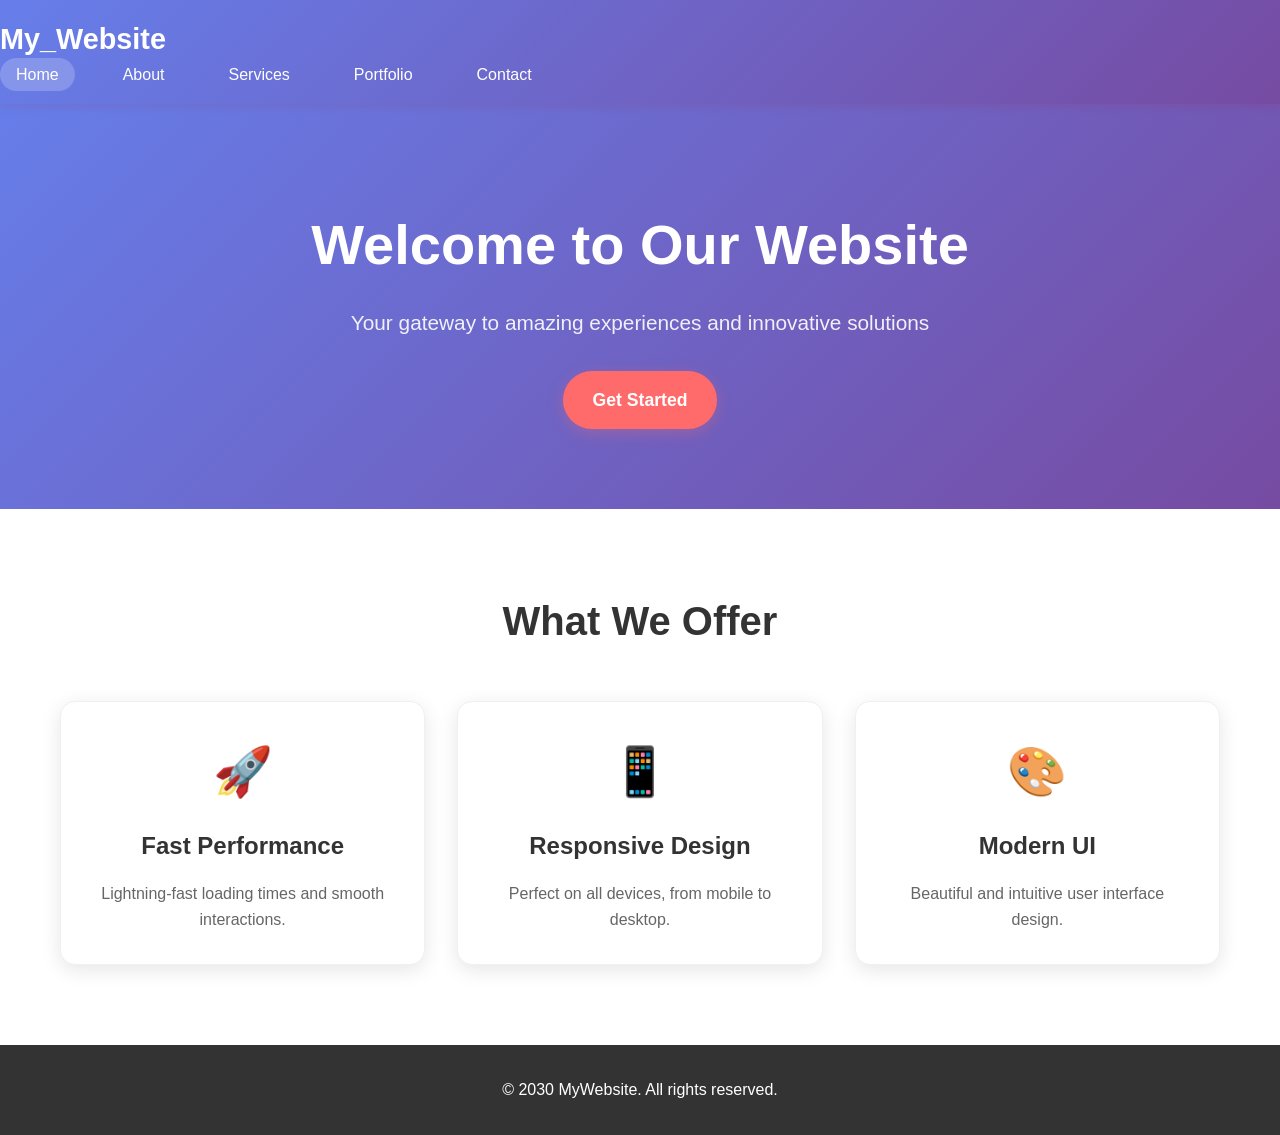
<file: index.html>
<!DOCTYPE html>
<html lang="en">
  <head>
    <meta charset="UTF-8" />
    <meta name="viewport" content="width=device-width, initial-scale=1.0" />
    <title>Welcome - My Website</title>
    <link rel="stylesheet" href="styles.css" />
  </head>
  <body>
    <header>
      <nav class="navbar">
        <div class="nav-brand">
          <h1>My_Website</h1>
        </div>
        <ul class="nav-menu">
          <li class="nav-item">
            <a href="index.html" class="nav-link active">Home</a>
          </li>
          <li class="nav-item">
            <a href="about.html" class="nav-link">About</a>
          </li>
          <li class="nav-item">
            <a href="services.html" class="nav-link">Services</a>
          </li>
          <li class="nav-item">
            <a href="portfolio.html" class="nav-link">Portfolio</a>
          </li>
          <li class="nav-item">
            <a href="contact.html" class="nav-link">Contact</a>
          </li>
        </ul>
        <div class="hamburger">
          <span class="bar"></span>
          <span class="bar"></span>
          <span class="bar"></span>
        </div>
      </nav>
    </header>

    <main>
      <section class="hero">
        <div class="hero-content">
          <h1>Welcome to Our Website</h1>
          <p>Your gateway to amazing experiences and innovative solutions</p>
          <a href="services.html" class="cta-button">Get Started</a>
        </div>
      </section>

      <section class="features">
        <div class="container">
          <h2>What We Offer</h2>
          <div class="features-grid">
            <div class="feature-card">
              <div class="feature-icon">🚀</div>
              <h3>Fast Performance</h3>
              <p>Lightning-fast loading times and smooth interactions.</p>
            </div>
            <div class="feature-card">
              <div class="feature-icon">📱</div>
              <h3>Responsive Design</h3>
              <p>Perfect on all devices, from mobile to desktop.</p>
            </div>
            <div class="feature-card">
              <div class="feature-icon">🎨</div>
              <h3>Modern UI</h3>
              <p>Beautiful and intuitive user interface design.</p>
            </div>
          </div>
        </div>
      </section>
    </main>

    <footer>
      <div class="container">
        <p>&copy; 2030 MyWebsite. All rights reserved.</p>
      </div>
    </footer>

    <script src="script.js"></script>
  </body>
</html>
</file>
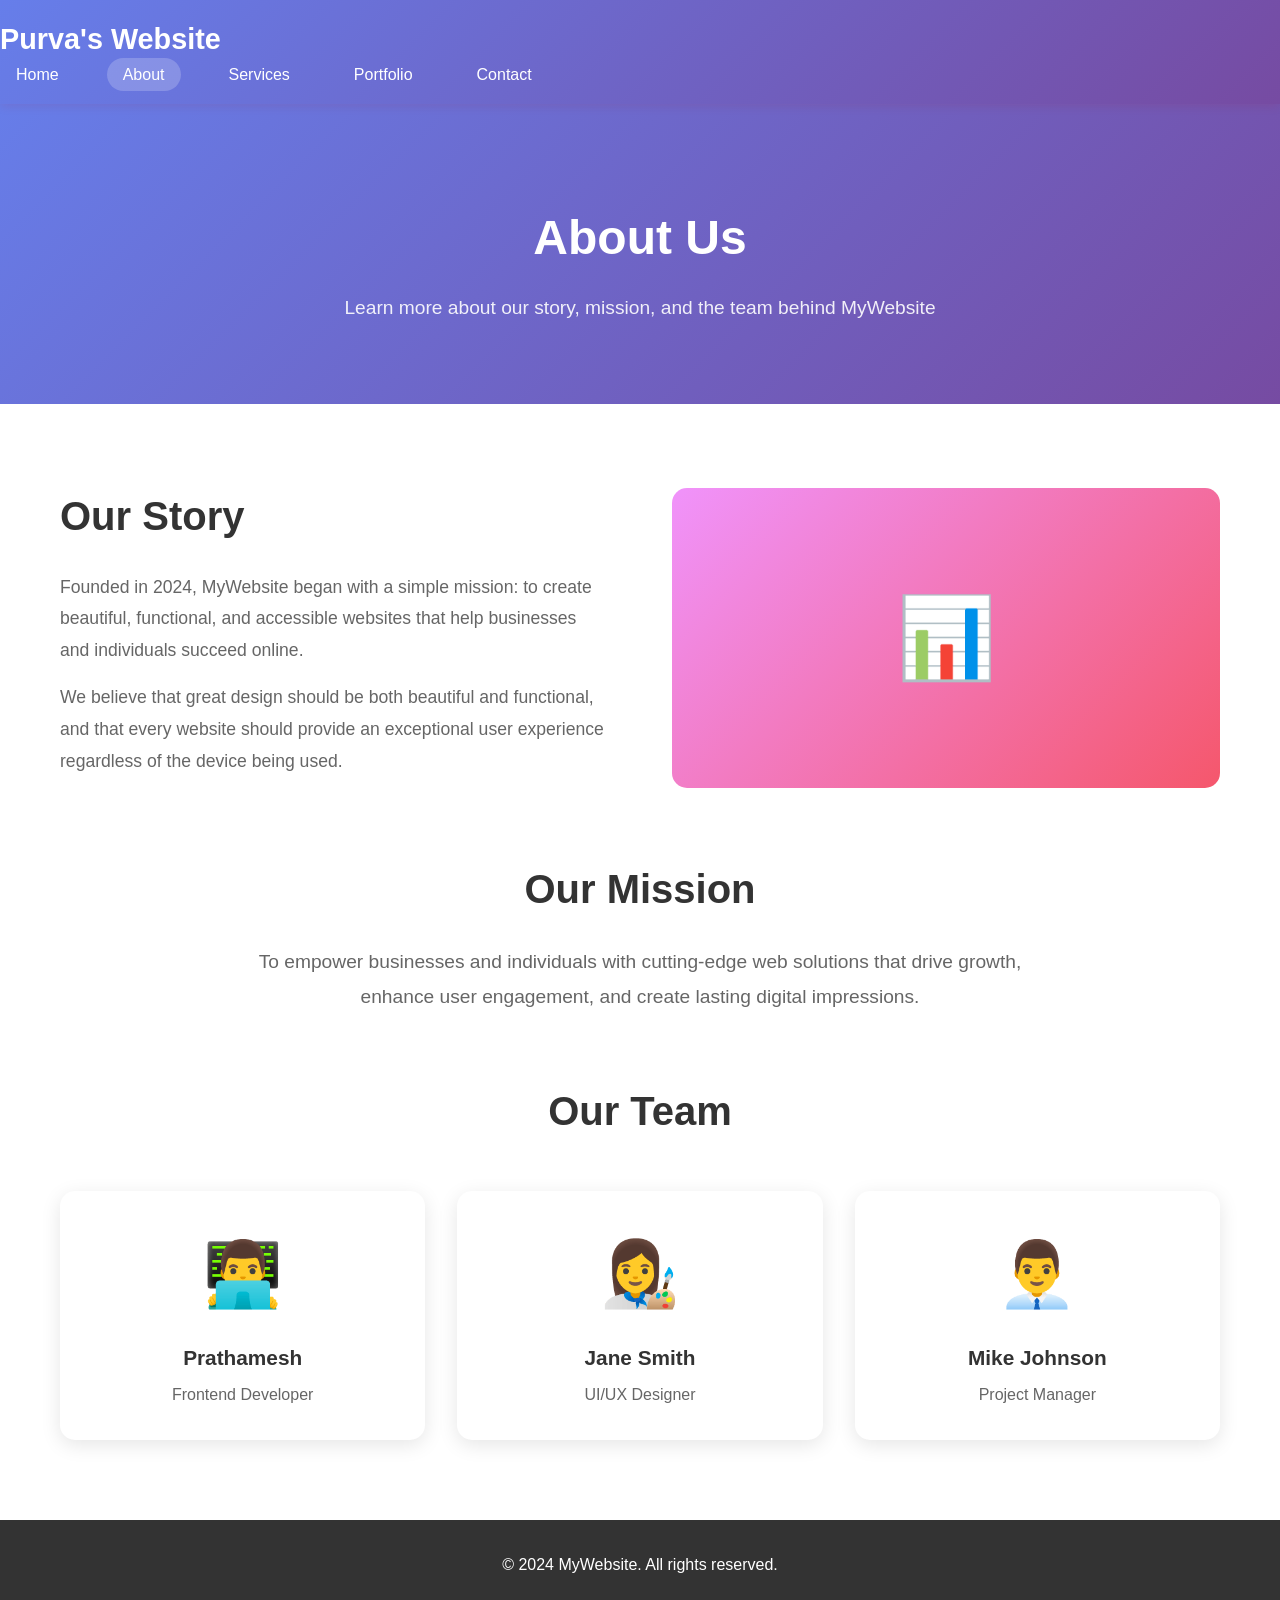
<file: about.html>
<!DOCTYPE html>
<html lang="en">
  <head>
    <meta charset="UTF-8" />
    <meta name="viewport" content="width=device-width, initial-scale=1.0" />
    <title>About Us -Purva's Website</title>
    <link rel="stylesheet" href="styles.css" />
  </head>
  <body>
    <header>
      <nav class="navbar">
        <div class="nav-brand">
          <h1>Purva's Website</h1>
        </div>
        <ul class="nav-menu">
          <li class="nav-item">
            <a href="index.html" class="nav-link">Home</a>
          </li>
          <li class="nav-item">
            <a href="about.html" class="nav-link active">About</a>
          </li>
          <li class="nav-item">
            <a href="services.html" class="nav-link">Services</a>
          </li>
          <li class="nav-item">
            <a href="portfolio.html" class="nav-link">Portfolio</a>
          </li>
          <li class="nav-item">
            <a href="contact.html" class="nav-link">Contact</a>
          </li>
        </ul>
        <div class="hamburger">
          <span class="bar"></span>
          <span class="bar"></span>
          <span class="bar"></span>
        </div>
      </nav>
    </header>

    <main>
      <section class="page-header">
        <div class="container">
          <h1>About Us</h1>
          <p>
            Learn more about our story, mission, and the team behind MyWebsite
          </p>
        </div>
      </section>

      <section class="about-content">
        <div class="container">
          <div class="about-grid">
            <div class="about-text">
              <h2>Our Story</h2>
              <p>
                Founded in 2024, MyWebsite began with a simple mission: to
                create beautiful, functional, and accessible websites that help
                businesses and individuals succeed online.
              </p>
              <p>
                We believe that great design should be both beautiful and
                functional, and that every website should provide an exceptional
                user experience regardless of the device being used.
              </p>
            </div>
            <div class="about-image">
              <div class="image-placeholder">
                <span>📊</span>
              </div>
            </div>
          </div>

          <div class="mission-section">
            <h2>Our Mission</h2>
            <p>
              To empower businesses and individuals with cutting-edge web
              solutions that drive growth, enhance user engagement, and create
              lasting digital impressions.
            </p>
          </div>

          <div class="team-section">
            <h2>Our Team</h2>
            <div class="team-grid">
              <div class="team-member">
                <div class="member-avatar">👨‍💻</div>
                <h3>Prathamesh</h3>
                <p>Frontend Developer</p>
              </div>
              <div class="team-member">
                <div class="member-avatar">👩‍🎨</div>
                <h3>Jane Smith</h3>
                <p>UI/UX Designer</p>
              </div>
              <div class="team-member">
                <div class="member-avatar">👨‍💼</div>
                <h3>Mike Johnson</h3>
                <p>Project Manager</p>
              </div>
            </div>
          </div>
        </div>
      </section>
    </main>

    <footer>
      <div class="container">
        <p>&copy; 2024 MyWebsite. All rights reserved.</p>
      </div>
    </footer>

    <script src="script.js"></script>
  </body>
</html>
</file>
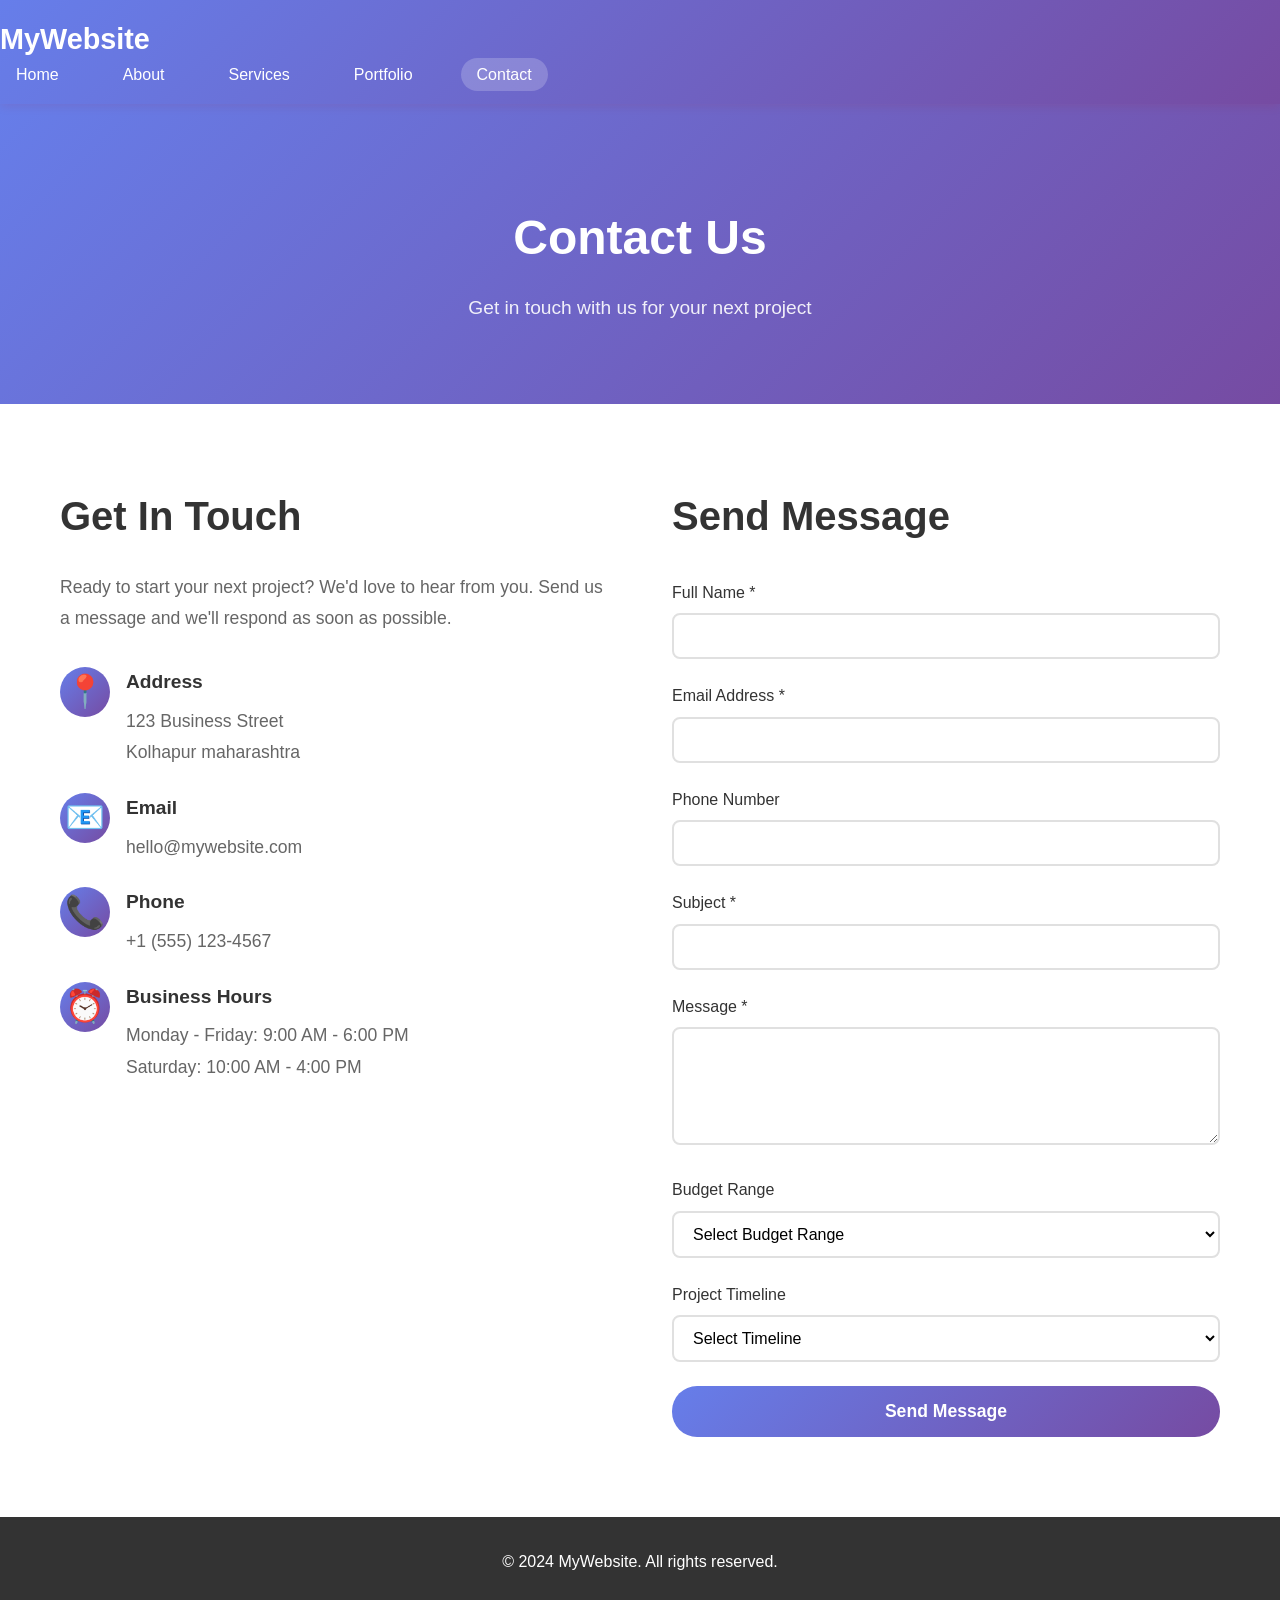
<file: contact.html>
<!DOCTYPE html>
<html lang="en">
  <head>
    <meta charset="UTF-8" />
    <meta name="viewport" content="width=device-width, initial-scale=1.0" />
    <title>Contact Us</title>
    <link rel="stylesheet" href="styles.css" />
  </head>
  <body>
    <header>
      <nav class="navbar">
        <div class="nav-brand">
          <h1>MyWebsite</h1>
        </div>
        <ul class="nav-menu">
          <li class="nav-item">
            <a href="index.html" class="nav-link">Home</a>
          </li>
          <li class="nav-item">
            <a href="about.html" class="nav-link">About</a>
          </li>
          <li class="nav-item">
            <a href="services.html" class="nav-link">Services</a>
          </li>
          <li class="nav-item">
            <a href="portfolio.html" class="nav-link">Portfolio</a>
          </li>
          <li class="nav-item">
            <a href="contact.html" class="nav-link active">Contact</a>
          </li>
        </ul>
        <div class="hamburger">
          <span class="bar"></span>
          <span class="bar"></span>
          <span class="bar"></span>
        </div>
      </nav>
    </header>

    <main>
      <section class="page-header">
        <div class="container">
          <h1>Contact Us</h1>
          <p>Get in touch with us for your next project</p>
        </div>
      </section>

      <section class="contact-content">
        <div class="container">
          <div class="contact-grid">
            <div class="contact-info">
              <h2>Get In Touch</h2>
              <p>
                Ready to start your next project? We'd love to hear from you.
                Send us a message and we'll respond as soon as possible.
              </p>

              <div class="contact-methods">
                <div class="contact-method">
                  <div class="method-icon">📍</div>
                  <div class="method-details">
                    <h3>Address</h3>
                    <p>
                      123 Business Street<br />
                      Kolhapur maharashtra
                    </p>
                  </div>
                </div>

                <div class="contact-method">
                  <div class="method-icon">📧</div>
                  <div class="method-details">
                    <h3>Email</h3>
                    <p>hello@mywebsite.com</p>
                  </div>
                </div>

                <div class="contact-method">
                  <div class="method-icon">📞</div>
                  <div class="method-details">
                    <h3>Phone</h3>
                    <p>+1 (555) 123-4567</p>
                  </div>
                </div>

                <div class="contact-method">
                  <div class="method-icon">⏰</div>
                  <div class="method-details">
                    <h3>Business Hours</h3>
                    <p>
                      Monday - Friday: 9:00 AM - 6:00 PM<br />Saturday: 10:00 AM
                      - 4:00 PM
                    </p>
                  </div>
                </div>
              </div>
            </div>

            <div class="contact-form">
              <h2>Send Message</h2>
              <form id="contactForm">
                <div class="form-group">
                  <label for="name">Full Name *</label>
                  <input type="text" id="name" name="name" required />
                </div>

                <div class="form-group">
                  <label for="email">Email Address *</label>
                  <input type="email" id="email" name="email" required />
                </div>

                <div class="form-group">
                  <label for="phone">Phone Number</label>
                  <input type="tel" id="phone" name="phone" />
                </div>

                <div class="form-group">
                  <label for="subject">Subject *</label>
                  <input type="text" id="subject" name="subject" required />
                </div>

                <div class="form-group">
                  <label for="message">Message *</label>
                  <textarea
                    id="message"
                    name="message"
                    rows="5"
                    required
                  ></textarea>
                </div>

                <div class="form-group">
                  <label for="budget">Budget Range</label>
                  <select id="budget" name="budget">
                    <option value="">Select Budget Range</option>
                    <option value="under-5k">Under $5,000</option>
                    <option value="5k-10k">$5,000 - $10,000</option>
                    <option value="10k-25k">$10,000 - $25,000</option>
                    <option value="25k-50k">$25,000 - $50,000</option>
                    <option value="over-50k">Over $50,000</option>
                  </select>
                </div>

                <div class="form-group">
                  <label for="timeline">Project Timeline</label>
                  <select id="timeline" name="timeline">
                    <option value="">Select Timeline</option>
                    <option value="asap">ASAP</option>
                    <option value="1-2-months">1-2 Months</option>
                    <option value="3-6-months">3-6 Months</option>
                    <option value="6-months-plus">6+ Months</option>
                  </select>
                </div>

                <button type="submit" class="submit-btn">Send Message</button>
              </form>
            </div>
          </div>
        </div>
      </section>
    </main>

    <footer>
      <div class="container">
        <p>&copy; 2024 MyWebsite. All rights reserved.</p>
      </div>
    </footer>

    <script src="script.js"></script>
  </body>
</html>
</file>
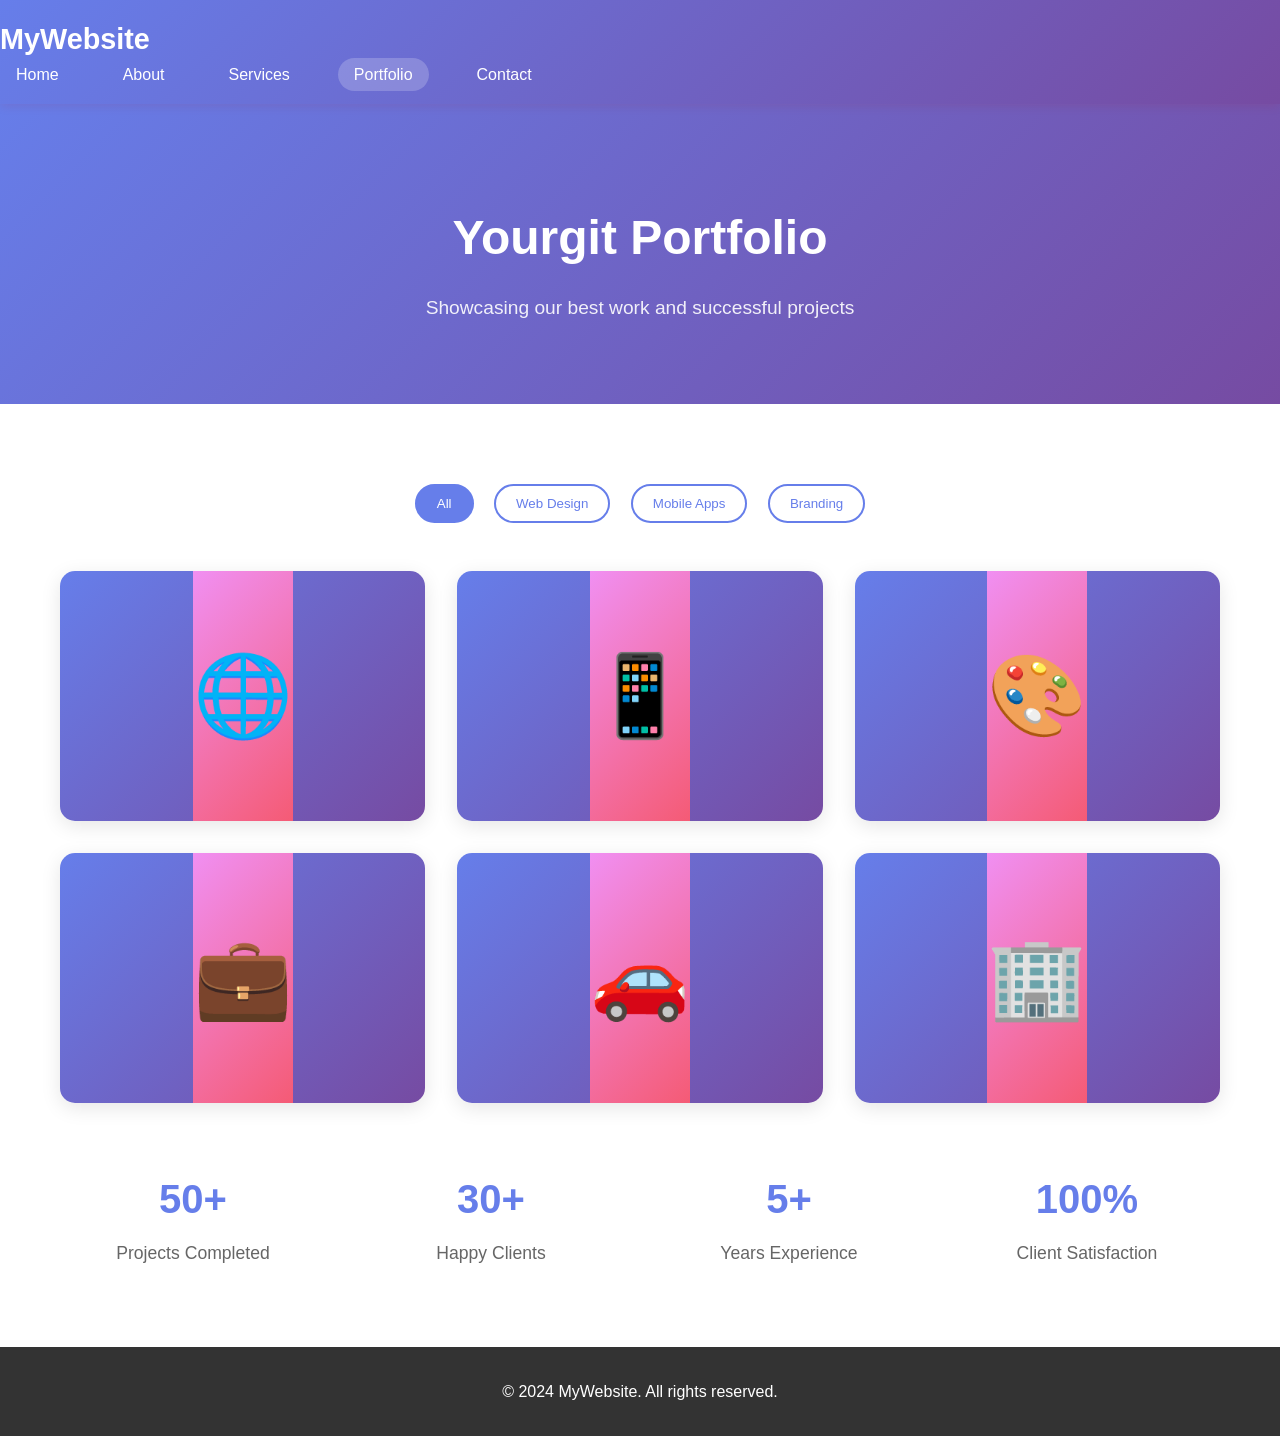
<file: portfolio.html>
<!DOCTYPE html>
<html lang="en">
  <head>
    <meta charset="UTF-8" />
    <meta name="viewport" content="width=device-width, initial-scale=1.0" />
    <title>Shrenik Portfolio - My Website</title>
    <link rel="stylesheet" href="styles.css" />
  </head>
  <body>
    <header>
      <nav class="navbar">
        <div class="nav-brand">
          <h1>MyWebsite</h1>
        </div>
        <ul class="nav-menu">
          <li class="nav-item">
            <a href="index.html" class="nav-link">Home</a>
          </li>
          <li class="nav-item">
            <a href="about.html" class="nav-link">About</a>
          </li>
          <li class="nav-item">
            <a href="services.html" class="nav-link">Services</a>
          </li>
          <li class="nav-item">
            <a href="portfolio.html" class="nav-link active">Portfolio</a>
          </li>
          <li class="nav-item">
            <a href="contact.html" class="nav-link">Contact</a>
          </li>
        </ul>
        <div class="hamburger">
          <span class="bar"></span>
          <span class="bar"></span>
          <span class="bar"></span>
        </div>
      </nav>
    </header>

    <main>
      <section class="page-header">
        <div class="container">
          <h1>Yourgit Portfolio</h1>
          <p>Showcasing our best work and successful projects</p>
        </div>
      </section>

      <section class="portfolio-content">
        <div class="container">
          <div class="portfolio-filters">
            <button class="filter-btn active" data-filter="all">All</button>
            <button class="filter-btn" data-filter="web">Web Design</button>
            <button class="filter-btn" data-filter="mobile">Mobile Apps</button>
            <button class="filter-btn" data-filter="branding">Branding</button>
          </div>

          <div class="portfolio-grid">
            <div class="portfolio-item" data-category="web">
              <div class="portfolio-image">
                <div class="image-placeholder">
                  <span>🌐</span>
                </div>
              </div>
              <div class="portfolio-overlay">
                <h3>E-commerce Website</h3>
                <p>Modern online store with responsive design</p>
                <div class="portfolio-tags">
                  <span>HTML</span>
                  <span>CSS</span>
                  <span>JavaScript</span>
                </div>
              </div>
            </div>

            <div class="portfolio-item" data-category="mobile">
              <div class="portfolio-image">
                <div class="image-placeholder">
                  <span>📱</span>
                </div>
              </div>
              <div class="portfolio-overlay">
                <h3>Fitness App</h3>
                <p>Cross-platform mobile application</p>
                <div class="portfolio-tags">
                  <span>React Native</span>
                  <span>Firebase</span>
                </div>
              </div>
            </div>

            <div class="portfolio-item" data-category="branding">
              <div class="portfolio-image">
                <div class="image-placeholder">
                  <span>🎨</span>
                </div>
              </div>
              <div class="portfolio-overlay">
                <h3>Company Branding</h3>
                <p>Complete brand identity design</p>
                <div class="portfolio-tags">
                  <span>Logo Design</span>
                  <span>Brand Guidelines</span>
                </div>
              </div>
            </div>

            <div class="portfolio-item" data-category="web">
              <div class="portfolio-image">
                <div class="image-placeholder">
                  <span>💼</span>
                </div>
              </div>
              <div class="portfolio-overlay">
                <h3>Corporate Website</h3>
                <p>Professional business website</p>
                <div class="portfolio-tags">
                  <span>WordPress</span>
                  <span>SEO</span>
                </div>
              </div>
            </div>

            <div class="portfolio-item" data-category="mobile">
              <div class="portfolio-image">
                <div class="image-placeholder">
                  <span>🚗</span>
                </div>
              </div>
              <div class="portfolio-overlay">
                <h3>Ride-Sharing App</h3>
                <p>Location-based service application</p>
                <div class="portfolio-tags">
                  <span>Flutter</span>
                  <span>Google Maps</span>
                </div>
              </div>
            </div>

            <div class="portfolio-item" data-category="branding">
              <div class="portfolio-image">
                <div class="image-placeholder">
                  <span>🏢</span>
                </div>
              </div>
              <div class="portfolio-overlay">
                <h3>Startup Branding</h3>
                <p>Modern startup identity package</p>
                <div class="portfolio-tags">
                  <span>Visual Identity</span>
                  <span>Marketing Materials</span>
                </div>
              </div>
            </div>
          </div>

          <div class="portfolio-stats">
            <div class="stat-item">
              <h3>50+</h3>
              <p>Projects Completed</p>
            </div>
            <div class="stat-item">
              <h3>30+</h3>
              <p>Happy Clients</p>
            </div>
            <div class="stat-item">
              <h3>5+</h3>
              <p>Years Experience</p>
            </div>
            <div class="stat-item">
              <h3>100%</h3>
              <p>Client Satisfaction</p>
            </div>
          </div>
        </div>
      </section>
    </main>

    <footer>
      <div class="container">
        <p>&copy; 2024 MyWebsite. All rights reserved.</p>
      </div>
    </footer>

    <script src="script.js"></script>
  </body>
</html>
</file>
<file: styles.css>
/* Reset and Base Styles */
* {
    margin: 0;
    padding: 0;
    box-sizing: border-box;
}

body {
    font-family: 'Segoe UI', Tahoma, Geneva, Verdana, sans-serif;
    line-height: 1.6;
    color: #333;
    background-color: #f8f9fa;
}

.container {
    max-width: 1200px;
    margin: 0 auto;
    padding: 0 20px;
}

/* Navigation */
.navbar {
    background: linear-gradient(135deg, #eb9646 0%, #4cafcd 100%);
    padding: 1rem 0;
    position: fixed;
    top: 0;
    width: 100%;
    z-index: 1000;
    box-shadow: 0 2px 10px rgba(196, 6, 6, 0.1);
}

.navbar .container {
    display: flex;
    justify-content: space-between;
    align-items: center;
}

.nav-brand h1 {
    color: white;
    font-size: 1.8rem;
    font-weight: 700;
}

.nav-menu {
    display: flex;
    list-style: none;
    gap: 2rem;
}

.nav-link {
    color: white;
    text-decoration: none;
    font-weight: 500;
    transition: all 0.3s ease;
    padding: 0.5rem 1rem;
    border-radius: 25px;
}

.nav-link:hover,
.nav-link.active {
    background-color: rgba(255,255,255,0.2);
    transform: translateY(-2px);
}

.hamburger {
    display: none;
    flex-direction: column;
    cursor: pointer;
}

.bar {
    width: 25px;
    height: 3px;
    background-color: white;
    margin: 3px 0;
    transition: 0.3s;
}

/* Hero Section */
.hero {
    background: linear-gradient(135deg, #667eea 0%, #764ba2 100%);
    color: white;
    text-align: center;
    padding: 120px 20px 80px;
    margin-top: 80px;
}

.hero-content h1 {
    font-size: 3.5rem;
    margin-bottom: 1rem;
    font-weight: 700;
}

.hero-content p {
    font-size: 1.3rem;
    margin-bottom: 2rem;
    opacity: 0.9;
}

.cta-button {
    display: inline-block;
    background-color: #ff6b6b;
    color: white;
    padding: 15px 30px;
    text-decoration: none;
    border-radius: 50px;
    font-weight: 600;
    font-size: 1.1rem;
    transition: all 0.3s ease;
    box-shadow: 0 4px 15px rgba(255,107,107,0.3);
}

.cta-button:hover {
    background-color: #ff5252;
    transform: translateY(-3px);
    box-shadow: 0 6px 20px rgba(255,107,107,0.4);
}

/* Features Section */
.features {
    padding: 80px 0;
    background-color: white;
}

.features h2 {
    text-align: center;
    font-size: 2.5rem;
    margin-bottom: 3rem;
    color: #333;
}

.features-grid {
    display: grid;
    grid-template-columns: repeat(auto-fit, minmax(300px, 1fr));
    gap: 2rem;
}

.feature-card {
    background: white;
    padding: 2rem;
    border-radius: 15px;
    text-align: center;
    box-shadow: 0 5px 20px rgba(0,0,0,0.1);
    transition: all 0.3s ease;
    border: 1px solid #f0f0f0;
}

.feature-card:hover {
    transform: translateY(-10px);
    box-shadow: 0 15px 40px rgba(0,0,0,0.15);
}

.feature-icon {
    font-size: 3rem;
    margin-bottom: 1rem;
}

.feature-card h3 {
    font-size: 1.5rem;
    margin-bottom: 1rem;
    color: #333;
}

.feature-card p {
    color: #666;
    line-height: 1.6;
}

/* Page Header */
.page-header {
    background: linear-gradient(135deg, #667eea 0%, #764ba2 100%);
    color: white;
    text-align: center;
    padding: 120px 20px 80px;
    margin-top: 80px;
}

.page-header h1 {
    font-size: 3rem;
    margin-bottom: 1rem;
    font-weight: 700;
}

.page-header p {
    font-size: 1.2rem;
    opacity: 0.9;
}

/* About Page */
.about-content {
    padding: 80px 0;
    background-color: white;
}

.about-grid {
    display: grid;
    grid-template-columns: 1fr 1fr;
    gap: 4rem;
    align-items: center;
    margin-bottom: 4rem;
}

.about-text h2 {
    font-size: 2.5rem;
    margin-bottom: 1.5rem;
    color: #333;
}

.about-text p {
    font-size: 1.1rem;
    color: #666;
    margin-bottom: 1rem;
    line-height: 1.8;
}

.image-placeholder {
    background: linear-gradient(135deg, #f093fb 0%, #f5576c 100%);
    height: 300px;
    border-radius: 15px;
    display: flex;
    align-items: center;
    justify-content: center;
    font-size: 5rem;
    color: white;
}

.mission-section {
    text-align: center;
    margin-bottom: 4rem;
}

.mission-section h2 {
    font-size: 2.5rem;
    margin-bottom: 1.5rem;
    color: #333;
}

.mission-section p {
    font-size: 1.2rem;
    color: #666;
    max-width: 800px;
    margin: 0 auto;
    line-height: 1.8;
}

.team-section h2 {
    text-align: center;
    font-size: 2.5rem;
    margin-bottom: 3rem;
    color: #333;
}

.team-grid {
    display: grid;
    grid-template-columns: repeat(auto-fit, minmax(250px, 1fr));
    gap: 2rem;
}

.team-member {
    text-align: center;
    padding: 2rem;
    background: white;
    border-radius: 15px;
    box-shadow: 0 5px 20px rgba(0,0,0,0.1);
    transition: all 0.3s ease;
}

.team-member:hover {
    transform: translateY(-5px);
    box-shadow: 0 10px 30px rgba(0,0,0,0.15);
}

.member-avatar {
    font-size: 4rem;
    margin-bottom: 1rem;
}

.team-member h3 {
    font-size: 1.3rem;
    margin-bottom: 0.5rem;
    color: #333;
}

.team-member p {
    color: #666;
}

/* Services Page */
.services-content {
    padding: 80px 0;
    background-color: white;
}

.services-grid {
    display: grid;
    grid-template-columns: repeat(auto-fit, minmax(350px, 1fr));
    gap: 2rem;
}

.service-card {
    background: white;
    padding: 2rem;
    border-radius: 15px;
    box-shadow: 0 5px 20px rgba(0,0,0,0.1);
    transition: all 0.3s ease;
    border: 1px solid #f0f0f0;
}

.service-card:hover {
    transform: translateY(-5px);
    box-shadow: 0 15px 40px rgba(0,0,0,0.15);
}

.service-icon {
    font-size: 3rem;
    margin-bottom: 1rem;
}

.service-card h3 {
    font-size: 1.5rem;
    margin-bottom: 1rem;
    color: #333;
}

.service-card p {
    color: #666;
    margin-bottom: 1.5rem;
    line-height: 1.6;
}

.service-features {
    list-style: none;
    margin-bottom: 1.5rem;
}

.service-features li {
    color: #666;
    margin-bottom: 0.5rem;
    padding-left: 1.5rem;
    position: relative;
}

.service-features li::before {
    content: "✓";
    color: #667eea;
    font-weight: bold;
    position: absolute;
    left: 0;
}

.service-btn {
    display: inline-block;
    background-color: #667eea;
    color: white;
    padding: 10px 20px;
    text-decoration: none;
    border-radius: 25px;
    font-weight: 500;
    transition: all 0.3s ease;
}

.service-btn:hover {
    background-color: #5a6fd8;
    transform: translateY(-2px);
}

/* Portfolio Page */
.portfolio-content {
    padding: 80px 0;
    background-color: white;
}

.portfolio-filters {
    text-align: center;
    margin-bottom: 3rem;
}

.filter-btn {
    background: none;
    border: 2px solid #667eea;
    color: #667eea;
    padding: 10px 20px;
    margin: 0 0.5rem;
    border-radius: 25px;
    cursor: pointer;
    transition: all 0.3s ease;
    font-weight: 500;
}

.filter-btn:hover,
.filter-btn.active {
    background-color: #667eea;
    color: white;
}

.portfolio-grid {
    display: grid;
    grid-template-columns: repeat(auto-fit, minmax(350px, 1fr));
    gap: 2rem;
    margin-bottom: 4rem;
}

.portfolio-item {
    position: relative;
    border-radius: 15px;
    overflow: hidden;
    box-shadow: 0 5px 20px rgba(0,0,0,0.1);
    transition: all 0.3s ease;
}

.portfolio-item:hover {
    transform: translateY(-5px);
    box-shadow: 0 15px 40px rgba(0,0,0,0.15);
}

.portfolio-image {
    height: 250px;
    background: linear-gradient(135deg, #667eea 0%, #764ba2 100%);
    display: flex;
    align-items: center;
    justify-content: center;
    font-size: 4rem;
    color: white;
}

.portfolio-overlay {
    position: absolute;
    bottom: 0;
    left: 0;
    right: 0;
    background: rgba(0,0,0,0.8);
    color: white;
    padding: 1.5rem;
    transform: translateY(100%);
    transition: all 0.3s ease;
}

.portfolio-item:hover .portfolio-overlay {
    transform: translateY(0);
}

.portfolio-overlay h3 {
    font-size: 1.3rem;
    margin-bottom: 0.5rem;
}

.portfolio-overlay p {
    margin-bottom: 1rem;
    opacity: 0.9;
}

.portfolio-tags {
    display: flex;
    gap: 0.5rem;
    flex-wrap: wrap;
}

.portfolio-tags span {
    background-color: #667eea;
    color: white;
    padding: 0.3rem 0.8rem;
    border-radius: 15px;
    font-size: 0.8rem;
}

.portfolio-stats {
    display: grid;
    grid-template-columns: repeat(auto-fit, minmax(200px, 1fr));
    gap: 2rem;
    text-align: center;
}

.stat-item h3 {
    font-size: 2.5rem;
    color: #667eea;
    margin-bottom: 0.5rem;
}

.stat-item p {
    color: #666;
    font-size: 1.1rem;
}

/* Contact Page */
.contact-content {
    padding: 80px 0;
    background-color: white;
}

.contact-grid {
    display: grid;
    grid-template-columns: 1fr 1fr;
    gap: 4rem;
}

.contact-info h2 {
    font-size: 2.5rem;
    margin-bottom: 1.5rem;
    color: #333;
}

.contact-info p {
    font-size: 1.1rem;
    color: #666;
    margin-bottom: 2rem;
    line-height: 1.8;
}

.contact-methods {
    display: flex;
    flex-direction: column;
    gap: 1.5rem;
}

.contact-method {
    display: flex;
    align-items: flex-start;
    gap: 1rem;
}

.method-icon {
    font-size: 2rem;
    background: linear-gradient(135deg, #667eea 0%, #764ba2 100%);
    color: white;
    width: 50px;
    height: 50px;
    border-radius: 50%;
    display: flex;
    align-items: center;
    justify-content: center;
    flex-shrink: 0;
}

.method-details h3 {
    font-size: 1.2rem;
    margin-bottom: 0.5rem;
    color: #333;
}

.method-details p {
    color: #666;
    margin: 0;
}

.contact-form h2 {
    font-size: 2.5rem;
    margin-bottom: 2rem;
    color: #333;
}

.form-group {
    margin-bottom: 1.5rem;
}

.form-group label {
    display: block;
    margin-bottom: 0.5rem;
    font-weight: 500;
    color: #333;
}

.form-group input,
.form-group select,
.form-group textarea {
    width: 100%;
    padding: 12px 15px;
    border: 2px solid #e0e0e0;
    border-radius: 8px;
    font-size: 1rem;
    transition: all 0.3s ease;
    background-color: white;
}

.form-group input:focus,
.form-group select:focus,
.form-group textarea:focus {
    outline: none;
    border-color: #667eea;
    box-shadow: 0 0 0 3px rgba(102, 126, 234, 0.1);
}

.submit-btn {
    background: linear-gradient(135deg, #667eea 0%, #764ba2 100%);
    color: white;
    padding: 15px 30px;
    border: none;
    border-radius: 25px;
    font-size: 1.1rem;
    font-weight: 600;
    cursor: pointer;
    transition: all 0.3s ease;
    width: 100%;
}

.submit-btn:hover {
    transform: translateY(-2px);
    box-shadow: 0 5px 15px rgba(102, 126, 234, 0.3);
}

/* Footer */
footer {
    background-color: #333;
    color: white;
    text-align: center;
    padding: 2rem 0;
}

/* Responsive Design */
@media (max-width: 768px) {
    .hamburger {
        display: flex;
    }
    
    .nav-menu {
        position: fixed;
        left: -100%;
        top: 70px;
        flex-direction: column;
        background-color: #667eea;
        width: 100%;
        text-align: center;
        transition: 0.3s;
        box-shadow: 0 10px 27px rgba(0, 0, 0, 0.05);
        padding: 2rem 0;
    }
    
    .nav-menu.active {
        left: 0;
    }
    
    .hero-content h1 {
        font-size: 2.5rem;
    }
    
    .about-grid,
    .contact-grid {
        grid-template-columns: 1fr;
        gap: 2rem;
    }
    
    .features-grid,
    .services-grid,
    .portfolio-grid {
        grid-template-columns: 1fr;
    }
    
    .portfolio-filters {
        display: flex;
        flex-direction: column;
        gap: 1rem;
        align-items: center;
    }
    
    .filter-btn {
        margin: 0;
        width: 200px;
    }
}

@media (max-width: 480px) {
    .hero-content h1 {
        font-size: 2rem;
    }
    
    .page-header h1 {
        font-size: 2rem;
    }
    
    .container {
        padding: 0 15px;
    }
}
</file>
